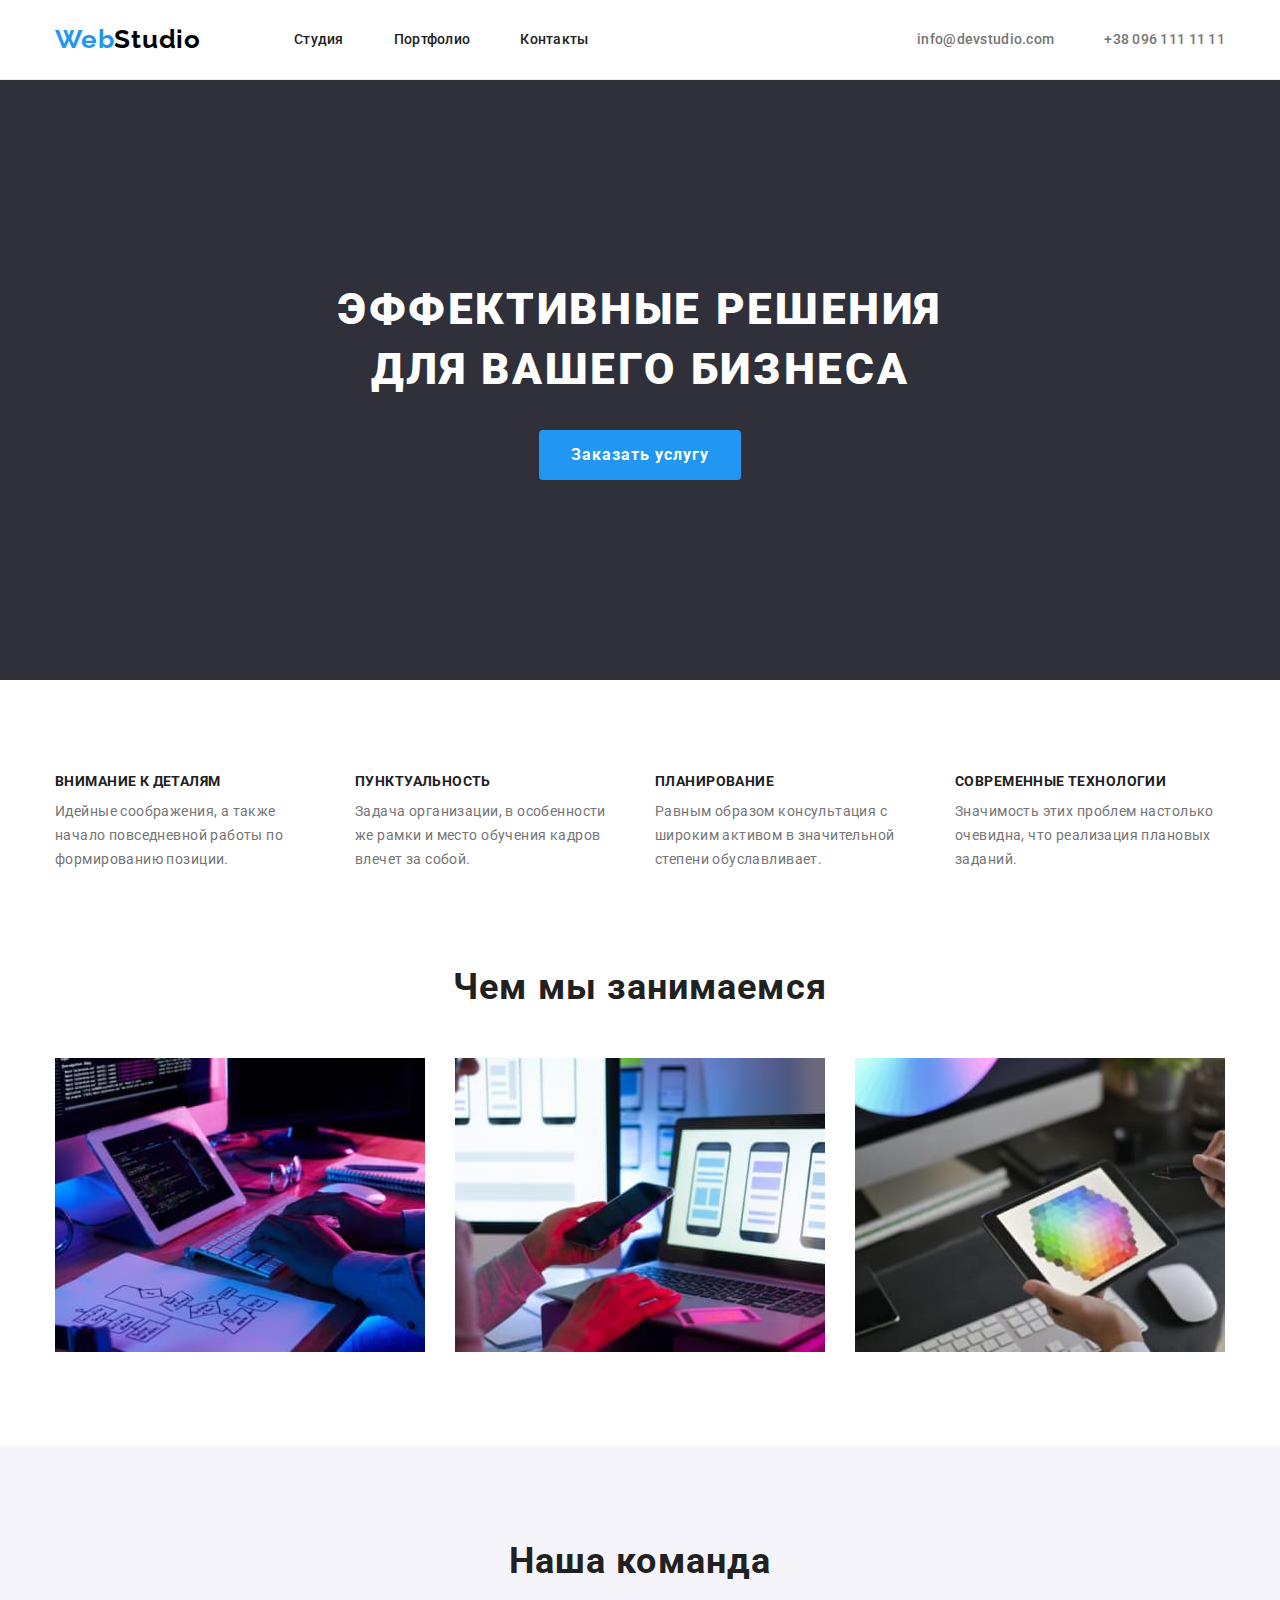
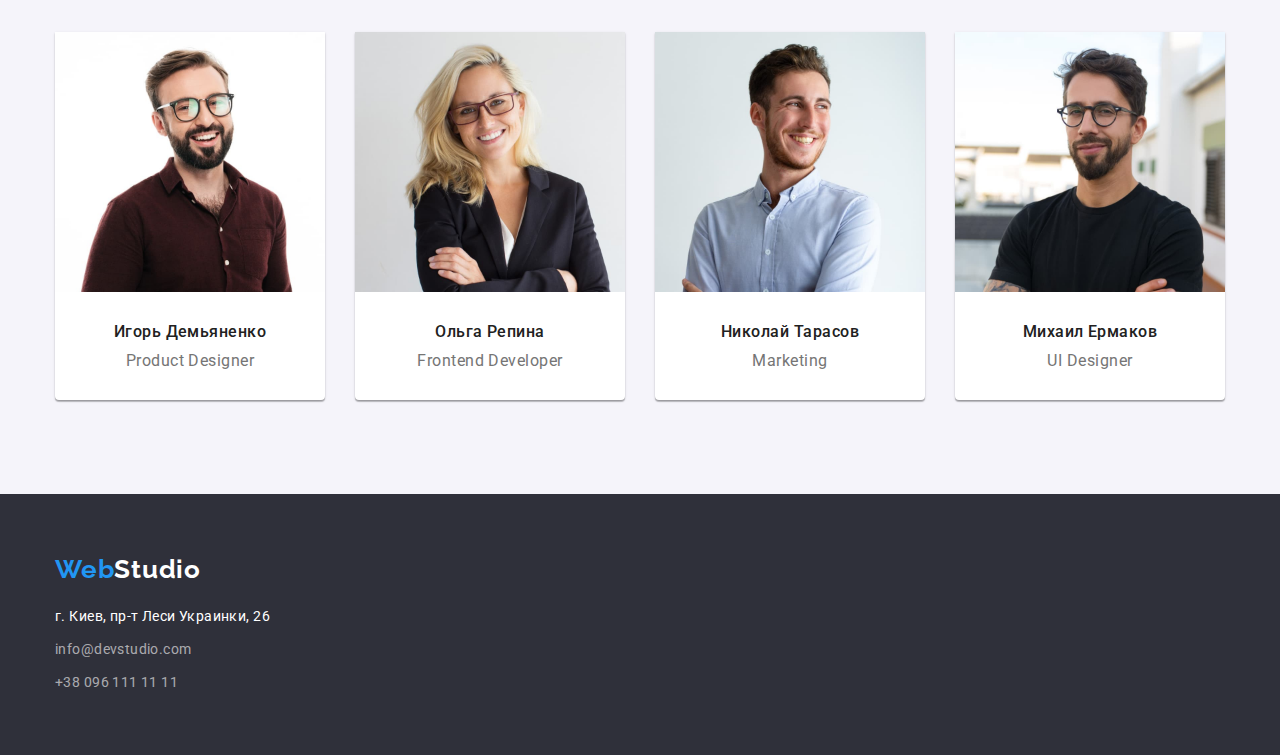
<file: index.html>
<!DOCTYPE html>
<html lang="ru">
  <head>
    <meta charset="UTF-8" />
    <meta http-equiv="X-UA-Compatible" content="IE=edge" />
    <meta name="viewport" content="width=device-width, initial-scale=1.0" />
    <title>Портфолио</title>
    <link rel="preconnect" href="https://fonts.googleapis.com">
    <link rel="preconnect" href="https://fonts.gstatic.com" crossorigin>
    <link href="https://fonts.googleapis.com/css2?family=Raleway:wght@700&family=Roboto:wght@400;500;700;900&display=swap"
      rel="stylesheet">
    <link rel="stylesheet" href="https://cdn.jsdelivr.net/npm/modern-normalize@1.1.0/modern-normalize.min.css">
    <link rel="stylesheet" href="./css/style.css" />
  </head>
  <body>
    <!====HEADER====>
    <header class="page-header">
      <div class="container page-header-container">
        <a class="link logo logo-header" href="index.html" lang="en">Web<span class="logo-second" >Studio</span></a>
      <nav class="nav-header">
        <ul class="nav-list list">
          <li class="nav-list-item"><a class="link link-nav" href="index.html">Студия</a></li>
          <li class="nav-list-item"><a class="link link-nav" href="portfolio.html">Портфолио</a></li>
          <li class="nav-list-item"><a class="link link-nav" href="">Контакты</a></li>
        </ul>
      </nav>
      <ul class="contacn-list list">
        <li class="contact-mail"><a class="link link-nav contact-header-link" href="mailto:info@devstudio.com">info@devstudio.com</a></li>
        <li class="contact-phone-number"><a class="link link-nav contact-header-link" href="tel:+380961111111">+38 096 111 11 11</a></li>
      </ul>
      </div>
    </header>
    <!====MAIN====>
    <main>
      <section class="hero">
        <div class="container">
          <h1 class="hero-title">
          Эффективные решения <br />
          для вашего бизнеса
        </h1>
        <button class="hero-btn" type="button">Заказать услугу</button>
        </div>
      </section>
      <section class="section">
        <div class="container">
            <h2 class="teams-pluses visually-hidden">Наши отличия</h2>
        <ul class="teams-pluses-list list">
          <li class="teams-pluses-item">
            <h3 class="pluses-title">Внимание к деталям</h3>
            <p class="plusses-text">Идейные соображения, а также начало повседневной работы по формированию позиции.</p>
          </li>
          <li class="teams-pluses-item">
            <h3 class="pluses-title">Пунктуальность</h3>
            <p class="plusses-text">
              Задача организации, в особенности же рамки и место обучения кадров влечет за собой.
            </p>
          </li>
          <li class="teams-pluses-item">
            <h3 class="pluses-title">Планирование</h3>
            <p class="plusses-text">
              Равным образом консультация с широким активом в значительной степени обуславливает.
            </p>
          </li>
          <li class="teams-pluses-item">
            <h3 class="pluses-title">Современные технологии</h3>
            <p class="plusses-text">Значимость этих проблем настолько очевидна, что реализация плановых заданий.</p>
          </li>
        </ul>
        </div>      
      </section>
      <section class="section our-works-section">
        <div class="container">
           <h2 class="work-title title">Чем мы занимаемся</h2>
        <ul class="list our-works">
          <li class="work-title-list">
            <img src="./images/img1work.jpg" alt="печатает на клавиатуре" width="370" height="294" />
          </li>

          <li class="work-title-list">
            <img src="./images/img2work.jpg" alt="телефон и лэптоп" width="370" height="294" />
          </li>
          <li class="work-title-list">
            <img src="./images/img3work.jpg" alt="айпад" width="370" height="294" />
          </li>
        </ul>
        </div>       
      </section>
      <section class="team section">
        <div class="container">
          <h2 class="team-title title">Наша команда</h2>
        <ul class="team-list-title list our-team">
          <li class="team-list">
            <img src="./images/imgperson1.jpg" alt="мужчина" width="270" height="260" />
            <div class="person">
              <h3 class="name">Игорь Демьяненко</h3>
              <p class="job-title" lang="en">Product Designer</p>
            </div>          
          </li>
          <li class="team-list">
            <img src="./images/imgperson2.jpg" alt="женщина" width="270" height="260" />
            <div class="person">
              <h3 class="name">Ольга Репина</h3>
              <p class="job-title" lang="en">Frontend Developer</p>
            </div>            
          </li>
          <li class="team-list">
            <img src="./images/imgperson3.jpg" alt="мужчина" width="270" height="260" />
            <div class="person">
              <h3 class="name">Николай Тарасов</h3>
              <p class="job-title" lang="en">Marketing</p>
            </div>            
          </li>
          <li class="team-list">
            <img src="./images/imgperson4.jpg" alt="мужчина" width="270" height="260" />
            <div class="person">
              <h3 class="name">Михаил Ермаков</h3>
              <p class="job-title" lang="en">UI Designer</p>
            </div>
          </li>
        </ul>
        </div>        
      </section>
    </main>
    <!====FOOTER====>
    <footer class="footer">
      <div class="container">
        <a class="link logo logo-footer" href="index.html" lang="en">Web<span class="second-logo-footer">Studio</span></a>
      <address>
        <ul class="address list">
          <li class="contact-footer">
            <a class="link address-link"
              href="https://goo.gl/maps/YywnYqMMY18rzYBH6"
              target="_blank"
              rel="noreferrer noopener"
              >г. Киев, пр-т Леси Украинки, 26</a
            >
          </li>
          <li class="contact-mail-footer contact-footer">
            <a class="link contact-link" href="mailto:info@devstudio.com" lang="en">info@devstudio.com</a>
          </li>
          <li class="contact-phone-number contact-footer"><a class="link contact-link" href="tel:+380961111111">+38 096 111 11 11</a></li>
        </ul>
      </address>
      </div>      
    </footer>
  </body>
</html>
</file>
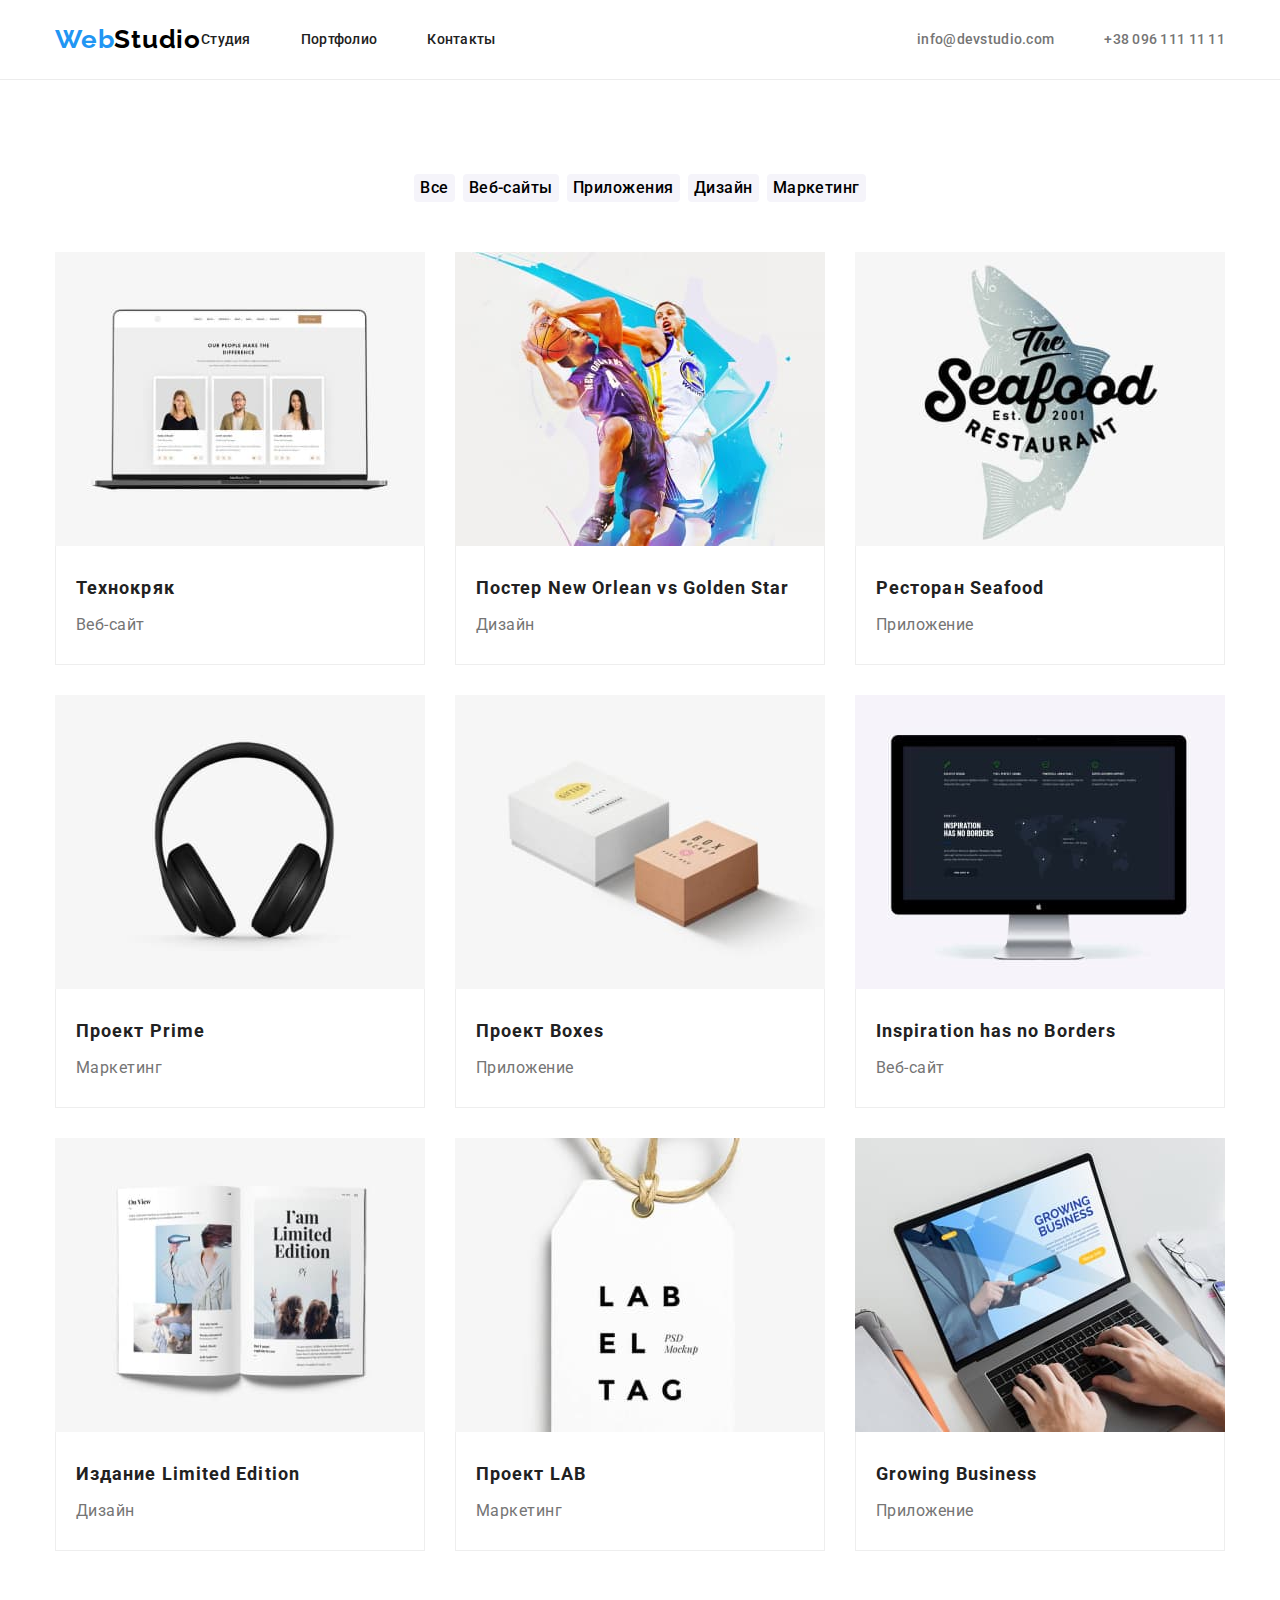
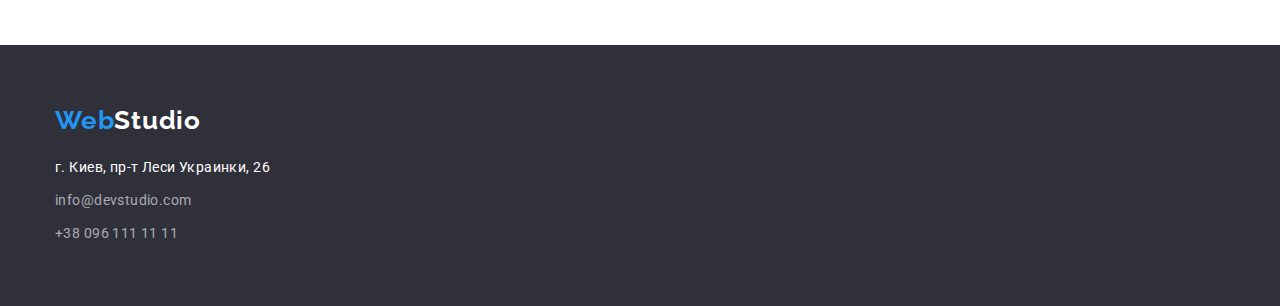
<file: portfolio.html>
<!DOCTYPE html>
<html lang="ru">
<head>
    <meta charset="UTF-8" />
    <meta http-equiv="X-UA-Compatible" content="IE=edge" />
    <meta name="viewport" content="width=device-width, initial-scale=1.0" />
    <title>Портфолио</title>
    <link rel="preconnect" href="https://fonts.googleapis.com">
    <link rel="preconnect" href="https://fonts.gstatic.com" crossorigin>
    <link href="https://fonts.googleapis.com/css2?family=Raleway:wght@700&family=Roboto:wght@400;500;700;900&display=swap"
        rel="stylesheet">
    <link rel="stylesheet" href="https://cdn.jsdelivr.net/npm/modern-normalize@1.1.0/modern-normalize.min.css">
    <link rel="stylesheet" href="./css/style.css" />
</head>
<body>
    <!====HEADER====>
    <header class="page-header">
        <div class="container page-header-container">
            <a class="link logo" href="index.html" lang="en">Web<span class="logo-second">Studio</span></a>
            <nav class="nav-header">
                <ul class="nav-list list">
                    <li class="nav-list-item"><a class="link link-nav" href="index.html">Студия</a></li>
                    <li class="nav-list-item"><a class="link link-nav" href="portfolio.html">Портфолио</a></li>
                    <li class="nav-list-item"><a class="link link-nav" href="">Контакты</a></li>
                </ul>
            </nav>
            <ul class="contacn-list list">
                <li class="contact-mail"><a class="link link-nav contact-header-link"
                        href="mailto:info@devstudio.com">info@devstudio.com</a></li>
                <li class="contact-phone-number"><a class="link link-nav contact-header-link" href="tel:+380961111111">+38 096 111 11 11</a></li>
            </ul>
        </div>
    </header>
    <!====MAIN====>
    <main>
        <section class="filter section">
            <div class="container">
              <h1 class="filter-titel visually-hidden">Фильтр</h1>
        <ul class="filter-list list">
            <li class="filter-item"><button class="filter-btn" type="button">Все</button> 
            <li class="filter-item"><button class="filter-btn" type="button">Веб-сайты</button>
            <li class="filter-item"><button class="filter-btn" type="button">Приложения</button>
            <li class="filter-item"><button class="filter-btn" type="button">Дизайн</button>
            <li class="filter-item"><button class="filter-btn" type="button">Маркетинг</button>
        </ul>
            <ul class="work-example-list list">
                <li class="work-example-title">
                    <img src="./images/project 1.jpg" alt="ноутбук" width="370" height="294">
                    <div class="work-example-text">
                    <h2 class="example-title">Технокряк</h2>
                    <p class="example-text">Веб-сайт</p>
                    </div>                    
                </li>
                <li class="work-example-title">
                    <img src="./images/project 2.jpg" alt="баскетбол" width="370" height="294">
                    <div class="work-example-text">
                    <h2 class="example-title">Постер New Orlean vs Golden Star</h2>
                    <p class="example-text">Дизайн</p>
                    </div>                    
                </li>
                <li class="work-example-title">
                    <img src="./images/project 3.jpg" alt="рыба" width="370" height="294">
                    <div class="work-example-text">
                    <h2 class="example-title">Ресторан Seafood</h2>
                    <p class="example-text">Приложение</p>
                    </div>                    
                </li>
                <li class="work-example-title">
                    <img src="./images/project 4.jpg" alt="наушники" width="370" height="294">
                    <div class="work-example-text">
                    <h2 class="example-title">Проект Prime</h2>
                    <p class="example-text">Маркетинг</p>
                    </div>                    
                </li>
                <li class="work-example-title">
                    <img src="./images/project 5.jpg" alt="коробки" width="370" height="294">
                    <div class="work-example-text">
                    <h2 class="example-title">Проект Boxes</h2>
                    <p class="example-text">Приложение</p>  
                    </div>                    
                </li>
                <li class="work-example-title">
                    <img src="./images/project 6.jpg" alt="монитор" width="370" height="294">
                    <div class="work-example-text">
                    <h2 class="example-title">Inspiration has no Borders</h2>
                    <p class="example-text">Веб-сайт</p>    
                    </div>                    
                </li>
                <li class="work-example-title">
                    <img src="./images/project 7.jpg" alt="книга" width="370" height="294">
                    <div class="work-example-text">
                    <h2 class="example-title">Издание Limited Edition</h2>
                    <p class="example-text">Дизайн</p>  
                    </div>                   
                </li>
                <li class="work-example-title">
                    <img src="./images/project 8.jpg" alt="лейба" width="370" height="294">
                    <div class="work-example-text">
                    <h2 class="example-title">Проект LAB</h2>
                    <p class="example-text">Маркетинг</p>   
                    </div>                    
                </li>
                <li class="work-example-title">
                    <img src="./images/project 9.jpg" alt="работа с ноутбуком" width="370" height="294">
                    <div class="work-example-text">
                    <h2 class="example-title">Growing Business</h2>
                    <p class="example-text">Приложение</p>  
                    </div>                    
                </li>
            </ul>  
            </div>            
        </section>
    </main>
    <!====FOOTER====>
        <footer class="footer">
            <div class="container">
                <a class="link logo logo-footer" href="index.html" lang="en">Web<span
                        class="second-logo-footer">Studio</span></a>
                <address>
                    <ul class="address list">
                        <li class="contact-footer">
                            <a class="link address-link" href="https://goo.gl/maps/YywnYqMMY18rzYBH6" target="_blank"
                                rel="noreferrer noopener">г. Киев, пр-т Леси Украинки, 26</a>
                        </li>
                        <li class="contact-mail-footer contact-footer">
                            <a class="link contact-link" href="mailto:info@devstudio.com" lang="en">info@devstudio.com</a>
                        </li>
                        <li class="contact-phone-number contact-footer"><a class="link contact-link"
                                href="tel:+380961111111">+38 096 111 11 11</a></li>
                    </ul>
                </address>
            </div>
        </footer>
    </body>
</html>
</file>
<file: css/style.css>
:root {
    --primary-font: 'Roboto', sans-serif;
    --secondary-font: 'Raleway', sans-serif;
    --accent-color: #2196F3;
    --primary-text-color: #212121;
    --secondary-text-colour: #757575;
    --primary-text-color-theme-dark: #FFFFFF;
}

h1,
h2,
h3,
h4,
p {
    margin-top: 0;
    margin-bottom: 0;
}

ol,
ul {
    margin-top: 0;
    margin-bottom: 0;
    padding-left: 0;
}

img {
    display: block;
    max-width: 100%;
    height: auto;
}

button {
    cursor: pointer;
}

.link {
    text-decoration: none;
    font-style: normal;
}

.list {
    list-style: none;
}

body {
    font-family: var(--primary-font);
    color: var(--primary-text-color);
}

.section {
    padding-top: 94px;
    padding-bottom: 94px;
}

.container {
    width: 1200px;
    margin-left: auto;
    margin-right: auto;
    padding-left: 15px;
    padding-right: 15px;
}

/* ====Header==== */
.page-header {
    padding-top: 24px;
    padding-bottom: 24px;
    border-bottom: 1px Solid #ECECEC;
}

.page-header-container {
    display: flex;
    align-items: center;
}

.nav-list {
    display: flex;
    align-items: center;
}

.contacn-list {
    display: flex;
    align-items: center;
}

.logo-header {
    margin-right: 93px;
}

.nav-list-item:not(:last-child) {
    margin-right: 50px;
}

.contact-mail {
    margin-right: 50px;
}

.contacn-list {
    margin-left: auto;
}

.logo {
    font-family: var(--secondary-font);
    font-weight: 700;
    font-size: 26px;
    line-height: 1.20;
    letter-spacing: 0.03em;

    color: var(--accent-color);
}

.logo-second {
    color: #000000;
}

.link-nav {
    font-weight: 500;
    font-size: 14px;
    line-height: 1.14;
    letter-spacing: 0.02em;
    color: #212121;
}

.link-nav:hover,
.link-nav:focus {
    color: var(--accent-color);
}

.contact-header-link {
    color: var(--secondary-text-colour);
}

/* ====HERO==== */
.hero-title {
    font-weight: 900;
    font-size: 44px;
    line-height: 1.36;
    text-align: center;
    letter-spacing: 0.06em;
    text-transform: uppercase;

    color: var(--primary-text-color-theme-dark);
}

.hero-btn {
    padding-top: 10px;
    padding-bottom: 10px;
    padding-left: 32px;
    padding-right: 32px;
    font-weight: 700;
    font-size: 16px;
    line-height: 1.87;
    display: flex;
    align-items: center;
    vertical-align: center;
    text-align: center;
    letter-spacing: 0.06em;
    margin-top: 30px;
    color: var(--primary-text-color-theme-dark);
    background-color: var(--accent-color);
    margin-left: auto;
    margin-right: auto;
    border: none;
    border-radius: 4px;
}

.hero {
    background-color: #2F303A;
    padding-top: 200px;
    padding-bottom: 200px;
}

/* ====MAIN==== */
.title {
    margin-bottom: 50px;
}

.visually-hidden {
    position: absolute;
    width: 1px;
    height: 1px;
    margin: -1px;
    border: 0;
    padding: 0;
    white-space: nowrap;
    clip-path: inset(100%);
    clip: rect(0 0 0 0);
    overflow: hidden;
}

.teams-pluses-list {
    display: flex;
    flex-wrap: wrap;
    gap: 30px;
}

.our-works-section {
    padding-top: 0;
}

.our-works {
    display: flex;
    flex-wrap: wrap;
    gap: 30px;
}

.our-team {
    display: flex;
    flex-wrap: wrap;
    gap: 30px;
}

.teams-pluses-item {
    flex-basis: calc((100% - 90px) / 4);
}

.work-title-list {
    flex-basis: calc((100% - 60px) / 3);
}

.team-list-title {
    display: flex;
    flex-basis: calc((100% - 90px) / 4);
}

.team-list {
    box-shadow: 0px 1px 3px rgb(0 0 0 / 0.12),
        0px 1px 1px rgb(0 0 0 / 0.14),
        0px 2px 1px rgb(0 0 0 / 0.2);
    border-radius: 0px 0px 4px 4px;
    background-color: var(--primary-text-color-theme-dark);
}

.pluses-title {
    font-weight: 700;
    font-size: 14px;
    line-height: 1.14;
    letter-spacing: 0.03em;
    text-transform: uppercase;
    margin-bottom: 10px;
}

.plusses-text {
    font-size: 14px;
    line-height: 1.71;
    letter-spacing: 0.03em;

    color: var(--secondary-text-colour);
}

.work-title,
.team-title {
    font-weight: 700;
    font-size: 36px;
    line-height: 1.17;
    text-align: center;
    letter-spacing: 0.03em;
    margin-bottom: 50px;
}

.name {
    font-weight: 500;
    font-size: 16px;
    line-height: 1.19;
    text-align: center;
    letter-spacing: 0.03em;
    margin-bottom: 10px;
}

.person {
    padding-top: 30px;
    padding-bottom: 30px;
}

.job-title {
    font-size: 16px;
    line-height: 1.19;
    text-align: center;
    letter-spacing: 0.03em;

    color: var(--secondary-text-colour);
}

.team {
    background-color: #F5F4FA;
}

/* ====Footer==== */
.logo-footer {
    margin-bottom: 20px;
    display: block;
}

.contact-footer:not(:last-child) {
    margin-bottom: 9px;
}

.address-link,
.contact-link {
    font-size: 14px;
    line-height: 1.71;
    letter-spacing: 0.03em;

    color: rgba(255, 255, 255, 0.6);
}

.contact-link:hover,
.contact-link:focus {
    color: var(--primary-text-color-theme-dark);
}

.address-link:hover,
.address-link:focus {
    color: var(--primary-text-color-theme-dark);
}

.footer {
    padding-top: 60px;
    padding-bottom: 60px;
    background-color: #2F303A;
}

.second-logo-footer {
    color: var(--primary-text-color-theme-dark);
}

.address-link {
    color: var(--primary-text-color-theme-dark);
}


/* ====PORTFOLIO==== */
/* MAIN */
.filter-list {
    display: flex;
    flex-wrap: wrap;
    gap: 8px;
    margin-bottom: 50px;
    justify-content: center;
}

.work-example-list {
    display: flex;
    flex-wrap: wrap;
    gap: 30px;
}

.work-example-title {
    flex-basis: calc((100% - 60px) / 3);
}

.work-example-text {
    border: 1px solid #EEEEEE;
    border-top: none;
    padding: 24px 20px;
}

.filter-btn {
    font-weight: 500;
    font-size: 16px;
    line-height: 1.62;
    text-align: center;
    letter-spacing: 0.03em;
    background-color: #F5F4FA;
    border: none;
    border-radius: 4px;
}

.filter-btn:hover,
.filter-btn:focus {
    color: var(--primary-text-color-theme-dark);
    background-color: var(--accent-color);
}

.example-text {
    font-size: 16px;
    line-height: 1.87;
    letter-spacing: 0.03em;
    color: var(--secondary-text-colour);
}

.example-title {
    font-weight: 700;
    font-size: 18px;
    line-height: 2;
    letter-spacing: 0.06em;
    margin-bottom: 4px;
}

.work-example-title {
    background-color: var(--primary-text-color-theme-dark);
}
</file>
